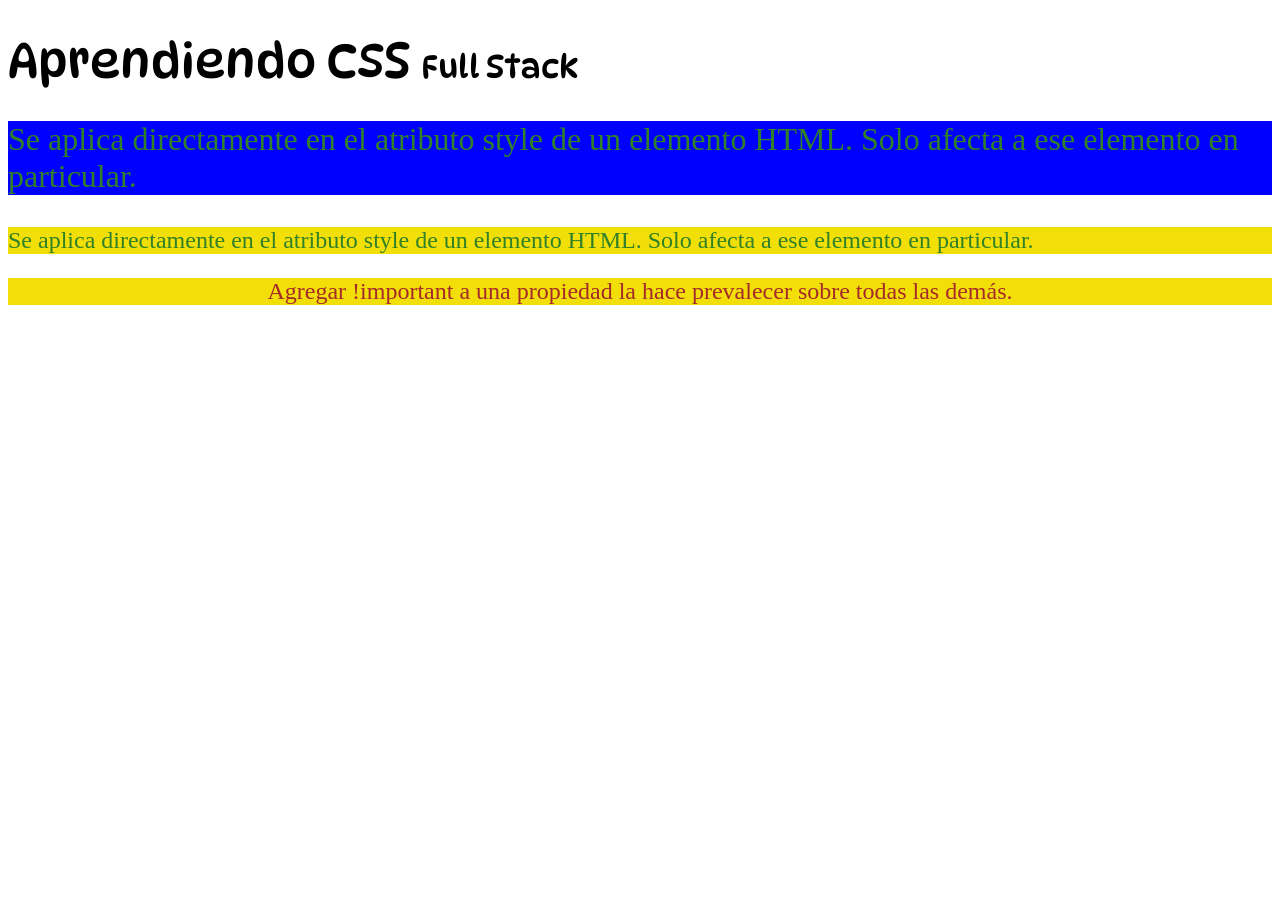
<file: index.html>
<!doctype html>
<html lang="en">
  <head>
  <link rel="preconnect" href="https://fonts.googleapis.com">
<link rel="preconnect" href="https://fonts.gstatic.com" crossorigin>
<link href="https://fonts.googleapis.com/css2?family=DynaPuff:wght@400..700&family=Lora:ital,wght@0,400..700;1,400..700&family=Open+Sans:ital,wght@0,300..800;1,300..800&family=Playwrite+IE:wght@100..400&display=swap" rel="stylesheet">
    
    <link rel="stylesheet" href="css/style.css" />
    <meta charset="UTF-8" />
    <meta name="viewport" content="width=device-width, initial-scale=1.0" />
    <title>Document</title>
    
  </head>
  <body>
    <h1 class="dynapuff-miTitulo">Aprendiendo CSS <span>Full Stack</span></h1>

    <p style="font-size: 2rem; background-color: blue;">
      Se aplica directamente en el atributo style de un elemento HTML. Solo
      afecta a ese elemento en particular.
    </p>

    <p class="resaltar">
      Se aplica directamente en el atributo style de un elemento HTML. Solo
      afecta a ese elemento en particular.
    </p>
        
      <p class="resaltar" id="parrafo_especial" >
        Agregar !important a una propiedad la hace prevalecer sobre todas las
        demás.
      </p>
  




</body>
</html>
</file>
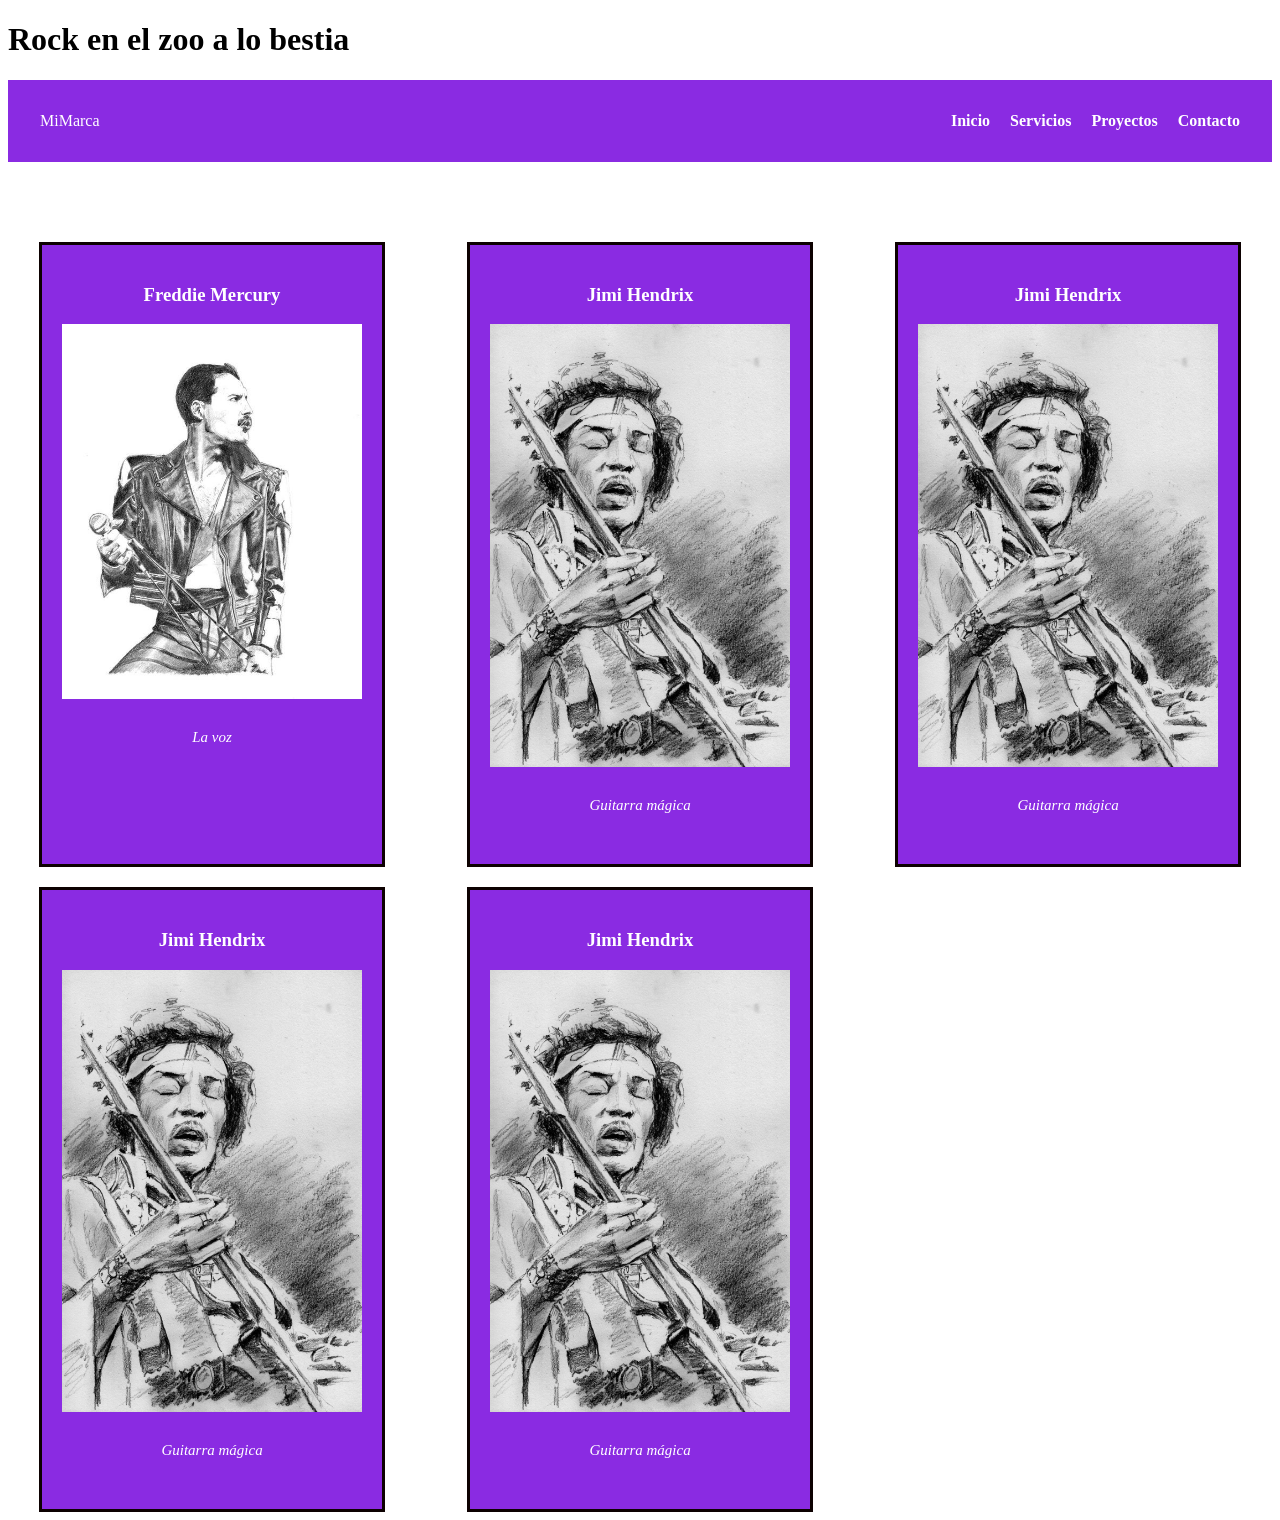
<file: boxmodel.html>
<!doctype html>
<html lang="en">
  <head>
    <link rel="stylesheet" href="css/boxmodel.css" />
    <meta charset="UTF-8" />
    <meta name="viewport" content="width=device-width, initial-scale=1.0" />
    <title>Document</title>
  </head>
  <body>
    <header>

        <h1>Rock en el zoo <span>a lo bestia</span></h1>
        
      <nav class="navbar">
        <div class="logo">MiMarca</div>
        <ul class="nav-links">
          <li><a href="#">Inicio</a></li>
          <li><a href="#">Servicios</a></li>
          <li><a href="#">Proyectos</a></li>
          <li><a href="#">Contacto</a></li>
        </ul>
      </nav>
    </header>

    <main>
    <section class="contenedor-card">
      <div class="card">
        <h3>Freddie Mercury</h3>
        <img src="img/Freddie.jpg" alt="Freddie Mercury" />
        <p>La voz</p>
      </div>

      <div class="card">
        <h3>Jimi Hendrix</h3>
        <img src="img/Jimi1.jpg" alt="Jimi Hendrix" />
        <p>Guitarra mágica</p>
      </div>

      <div class="card">
        <h3>Jimi Hendrix</h3>
        <img src="img/Jimi1.jpg" alt="Jimi Hendrix" />
        <p>Guitarra mágica</p>
      </div>

      <div class="card">
        <h3>Jimi Hendrix</h3>
        <img src="img/Jimi1.jpg" alt="Jimi Hendrix" />
        <p>Guitarra mágica</p>
      </div>

      <div class="card">
        <h3>Jimi Hendrix</h3>
        <img src="img/Jimi1.jpg" alt="Jimi Hendrix" />
        <p>Guitarra mágica</p>
      </div>
    </section>
    </main>
  </body>
</html>
</file>
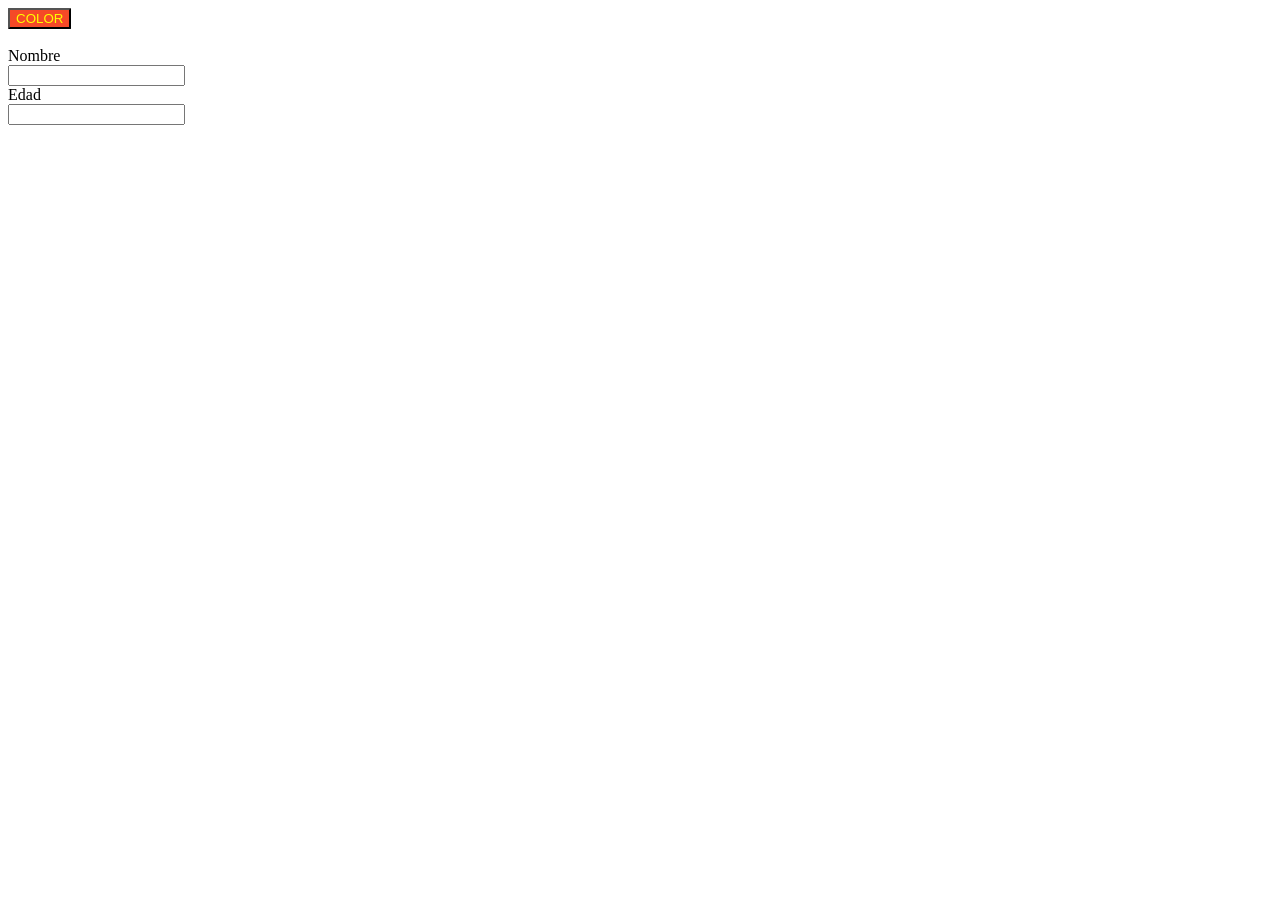
<file: index2.html>
<!doctype html>
<html lang="en">
  <head>
    <link rel="preconnect" href="https://fonts.googleapis.com">
<link rel="preconnect" href="https://fonts.gstatic.com" crossorigin>
<link href="https://fonts.googleapis.com/css2?family=DynaPuff:wght@400..700&family=Lora:ital,wght@0,400..700;1,400..700&display=swap" rel="stylesheet">
    <link rel="stylesheet" href="css/style2.css" />
    <meta charset="UTF-8" />
    <meta name="viewport" content="width=device-width, initial-scale=1.0" />
    <title>Document</title>
  </head>
  <body>
    <button class="boton-principal" id="boton-principal">
      <a
        href="https://htmlcolorcodes.com/es/
"
        >COLOR</a
      >
    </button>

    <form action="post">
      <br />
      <label for="nombre"> Nombre</label>
      <br />
      <input type="text" id="nombre" />
      <br />
      <label for="edad">Edad</label>
      <br />
      <input type="number" />
      <br />
    </form>
  </body>
</html>
</file>
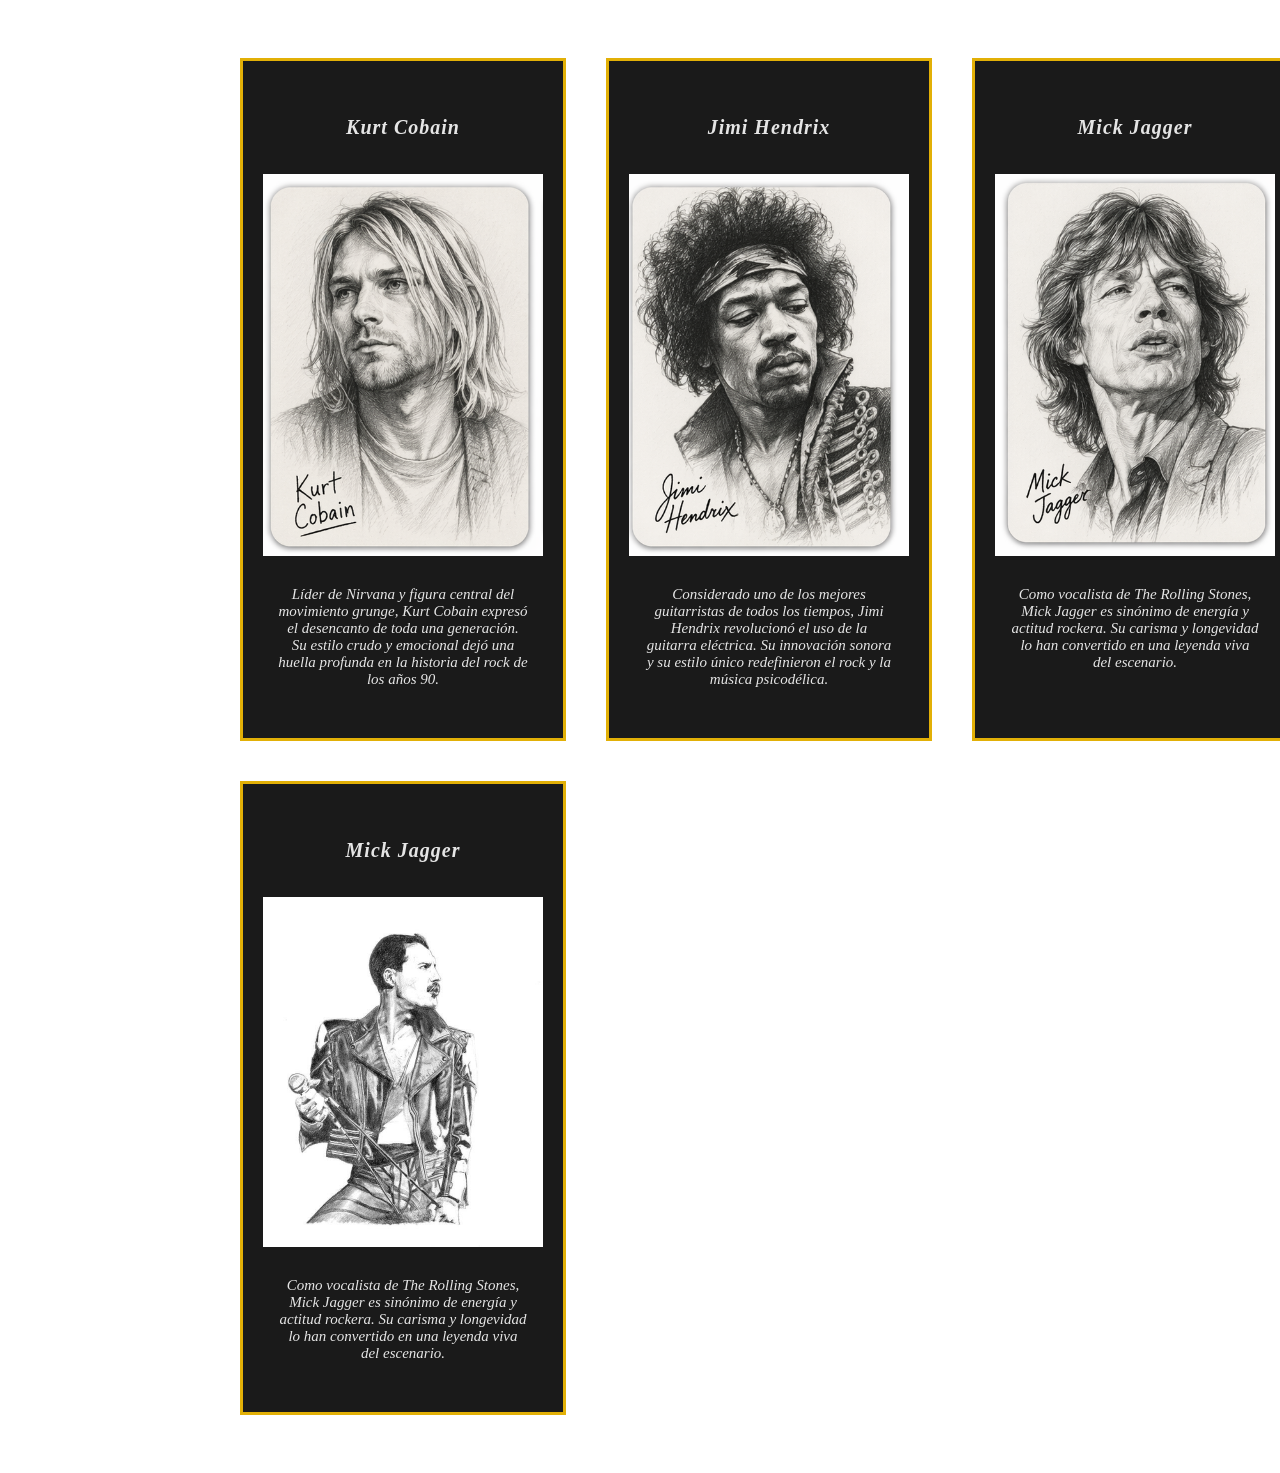
<file: CSS ejemplos/grid.html>
<!DOCTYPE html>
<html lang="en">
<head>
    <link rel="stylesheet" href="css/grid.css">
    <meta charset="UTF-8">
    <meta name="viewport" content="width=device-width, initial-scale=1.0">
    <title>Document</title>
</head>
<body>
    <div class="contenedor">
     <article class="card">
        <h3>Kurt Cobain</h3>
        <img src="img/Cobain.png" alt="Paisaje de montaña" />
        <p>
          Líder de Nirvana y figura central del movimiento grunge, Kurt Cobain
          expresó el desencanto de toda una generación. Su estilo crudo y
          emocional dejó una huella profunda en la historia del rock de los años
          90.
        </p>
      </article>

      <article class="card">
        <h3>Jimi Hendrix</h3>
        <img src="img/Hendrix.png" alt="Ciudad moderna" />
        <p>
          Considerado uno de los mejores guitarristas de todos los tiempos, Jimi
          Hendrix revolucionó el uso de la guitarra eléctrica. Su innovación
          sonora y su estilo único redefinieron el rock y la música psicodélica.
        </p>
      </article>

      <article class="card">
        <h3>Mick Jagger</h3>
        <img src="img/Jagger.png" alt="Playa paradisíaca" />
        <p>
        Como vocalista de The Rolling Stones, Mick Jagger es sinónimo de energía y actitud rockera. Su carisma y longevidad lo han convertido en una leyenda viva del escenario.
        </p>
      </article>

      <article class="card">
        <h3>Mick Jagger</h3>
        <img src="img/Freddie.jpg" alt="Playa paradisíaca" />
        <p>
        Como vocalista de The Rolling Stones, Mick Jagger es sinónimo de energía y actitud rockera. Su carisma y longevidad lo han convertido en una leyenda viva del escenario.
        </p>
      </article>
      </div>
</body>
</html>
</file>
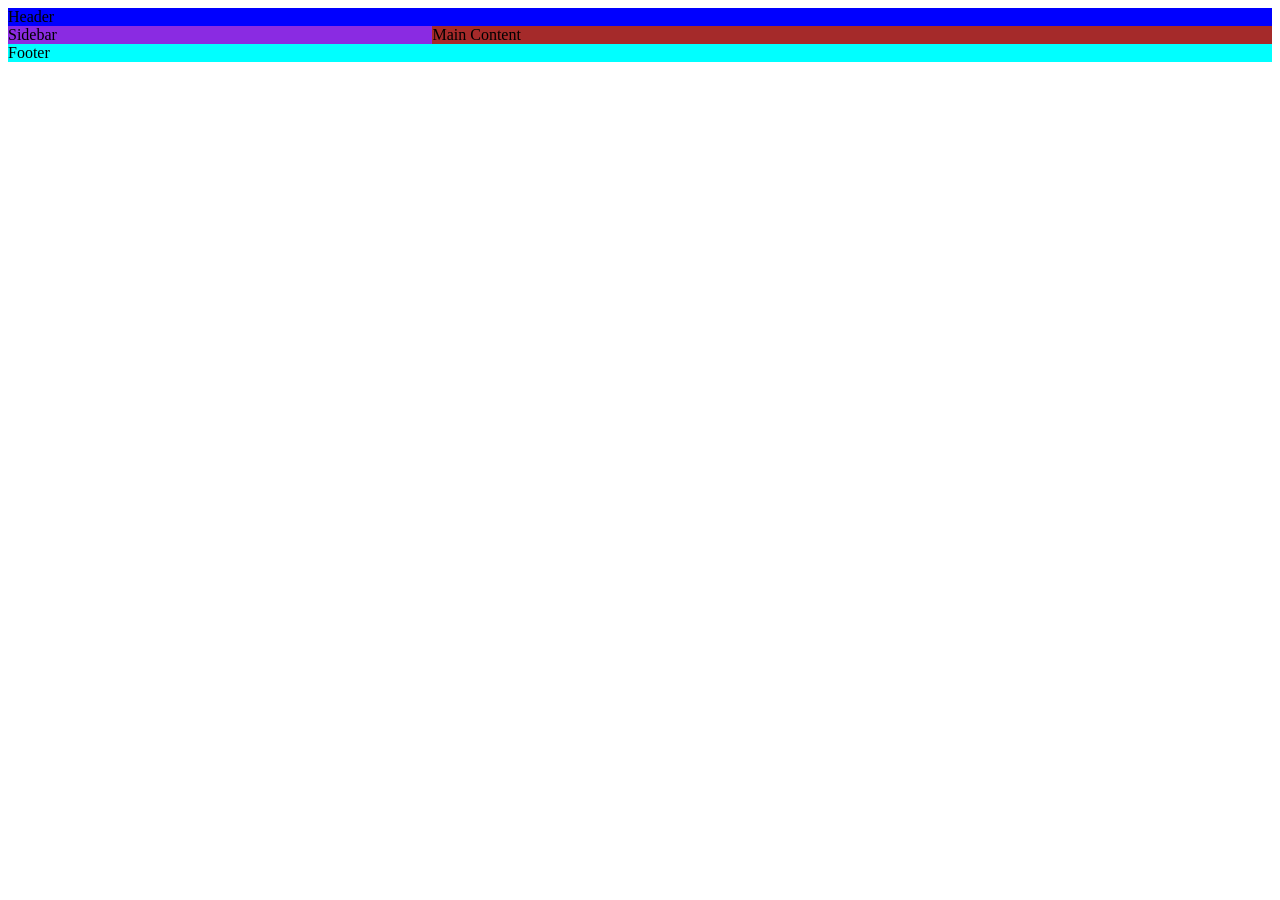
<file: CSS ejemplos/gridArea.html>
<!DOCTYPE html>
<html lang="en">
<head>
    <link rel="stylesheet" href="css/gridArea.css">
    <meta charset="UTF-8">
    <meta name="viewport" content="width=device-width, initial-scale=1.0">
    <title>Document</title>
</head>
<body>
    <div class="contenedor">
  <header class="cabecera">Header</header>
  <aside class="sidebar">Sidebar</aside>
  <main class="principal">Main Content</main>
  <footer class="pie">Footer</footer>
</div>
</body>
</html>
</file>
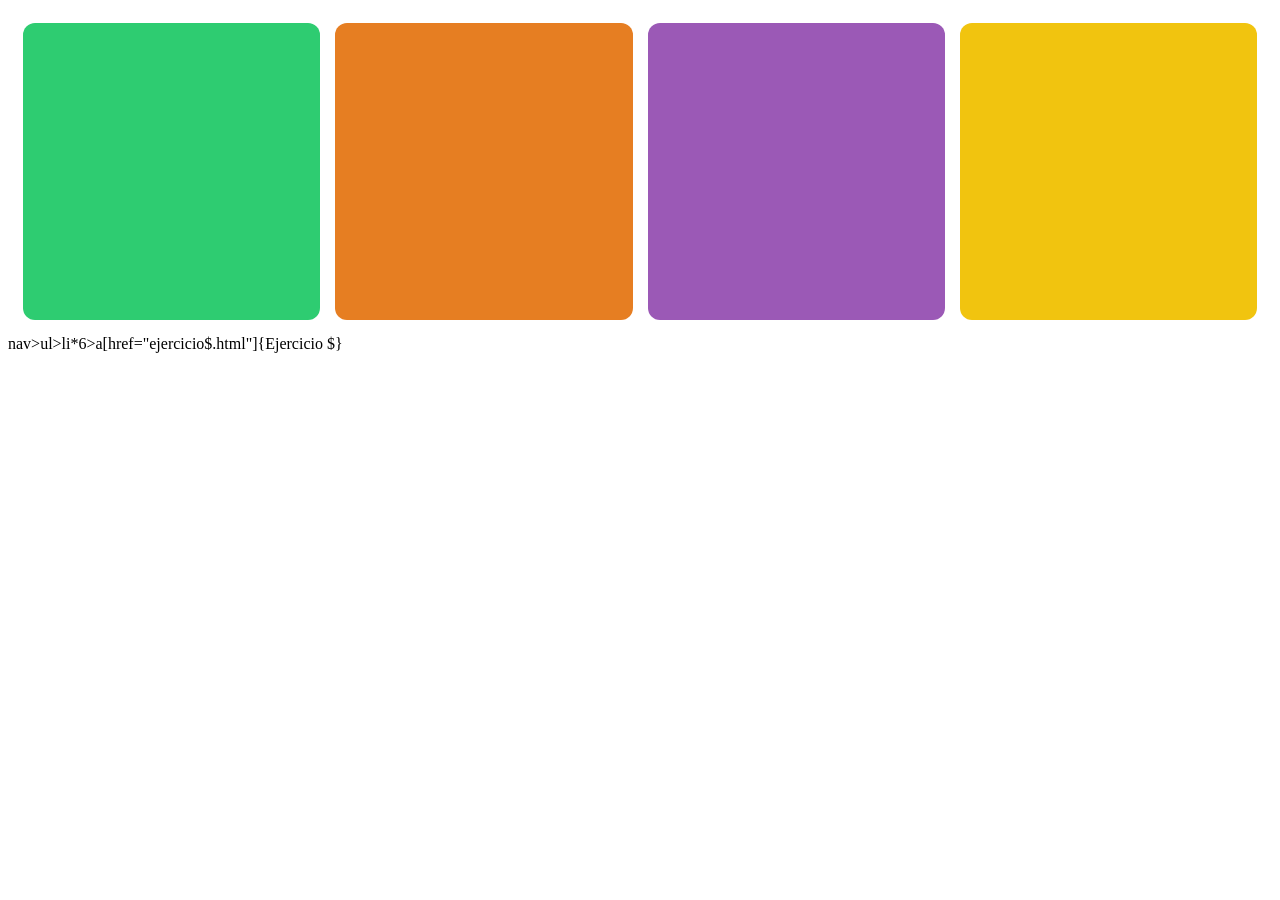
<file: CSS ejemplos/gridAuto.html>
<!DOCTYPE html>
<html lang="en">
<head>
    <link rel="stylesheet" href="css/gridAuto.css">
    <meta charset="UTF-8">
    <meta name="viewport" content="width=device-width, initial-scale=1.0">
    <title>Document</title>
</head>
<body>
<div class="contenedor-grid">
 <!-- <div class="cuadrado rojo"></div>
 <div class="cuadrado azul"></div> -->
 <div class="cuadrado verde"></div>
 <div class="cuadrado naranja"></div>
 <div class="cuadrado purpura"></div>
 <div class="cuadrado amarillo"></div>
</div>

nav>ul>li*6>a[href="ejercicio$.html"]{Ejercicio $}


</body>
</html>
</file>
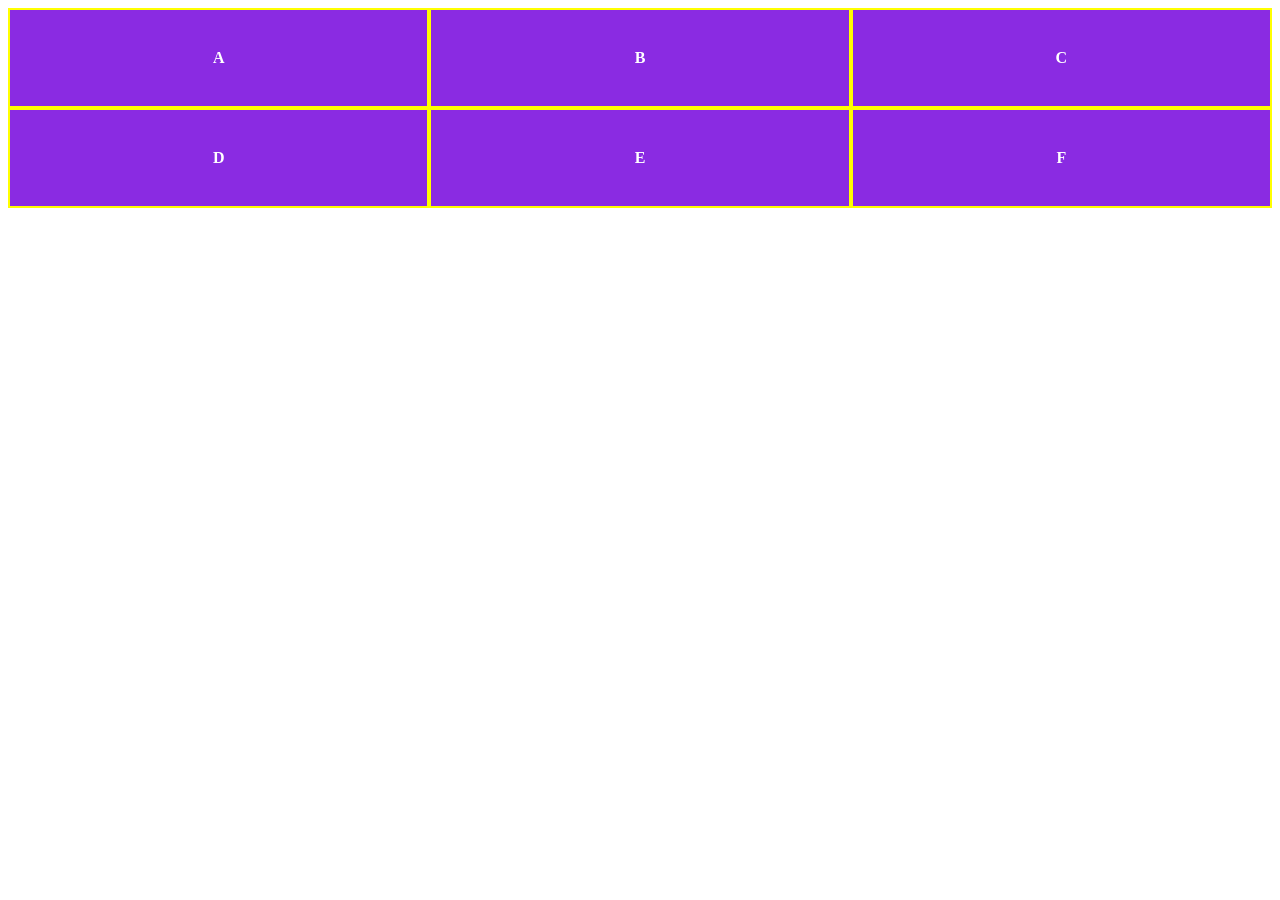
<file: CSS ejemplos/Ejercicios Grid/Ejercicio_2.html>
<!doctype html>
<html lang="en">
  <head>
    <link rel="stylesheet" href="css/Ejercicio_2.css">
    <meta charset="UTF-8" />
    <meta name="viewport" content="width=device-width, initial-scale=1.0" />
    <title>Document</title>
  </head>
  <body>
    <div class="contenedor">
      <div class="caja">A</div>
      <div class="caja">B</div>
      <div class="caja">C</div>
      <div class="caja">D</div>
      <div class="caja">E</div>
      <div class="caja">F</div>
    </div>
  </body>
</html>
</file>
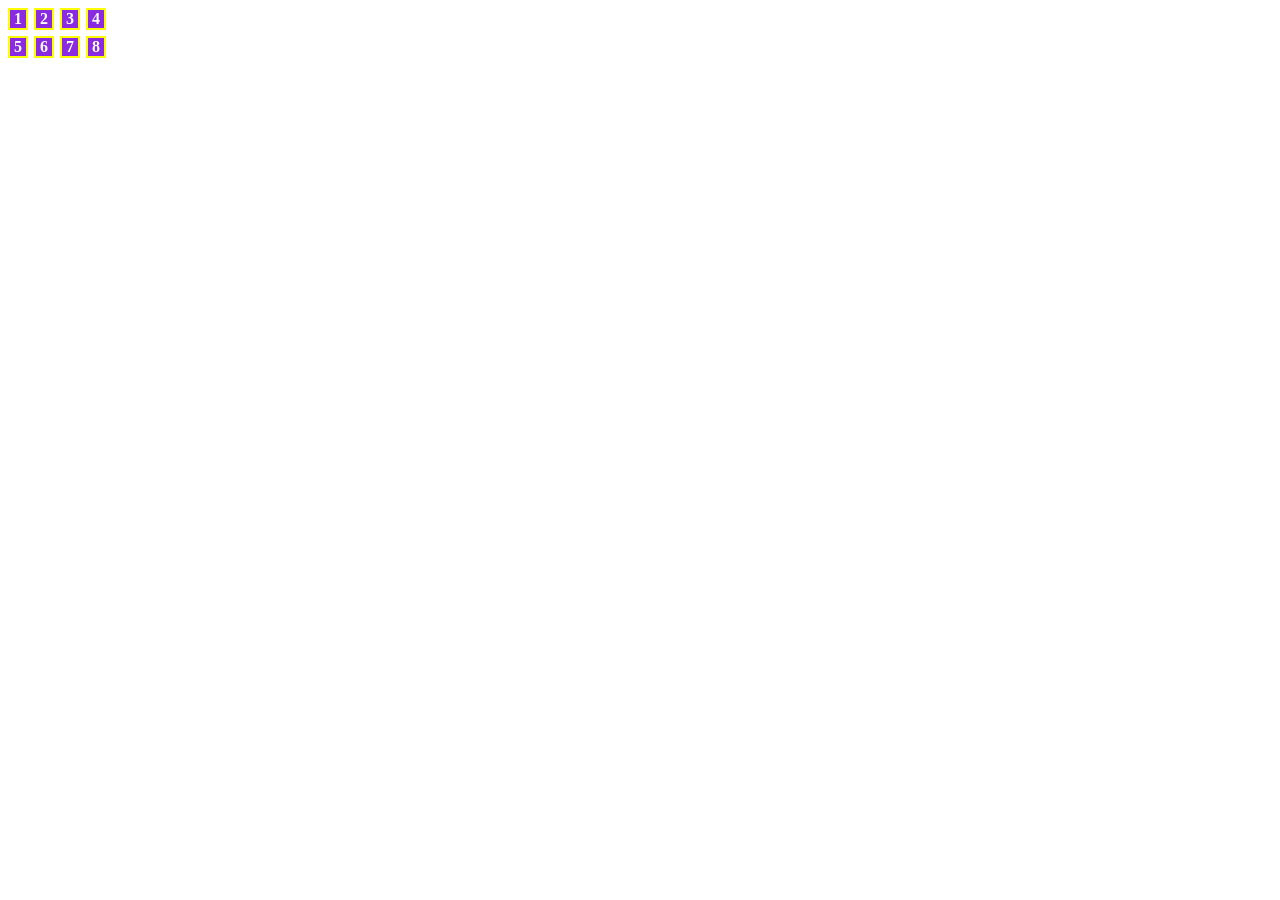
<file: CSS ejemplos/Ejercicios Grid/Ejercicio_3.html>
<!DOCTYPE html>
<html lang="en">
<head>
    <link rel="stylesheet" href="css/Ejercicio_3.css">
    <meta charset="UTF-8">
    <meta name="viewport" content="width=device-width, initial-scale=1.0">
    <title>Document</title>
</head>
<body>
    <div class="contenedor">
  <div class="caja">1</div>
  <div class="caja">2</div>
  <div class="caja">3</div>
  <div class="caja">4</div>
  <div class="caja">5</div>
  <div class="caja">6</div>
  <div class="caja">7</div>
  <div class="caja">8</div>
</div>

    
</body>
</html>
</file>
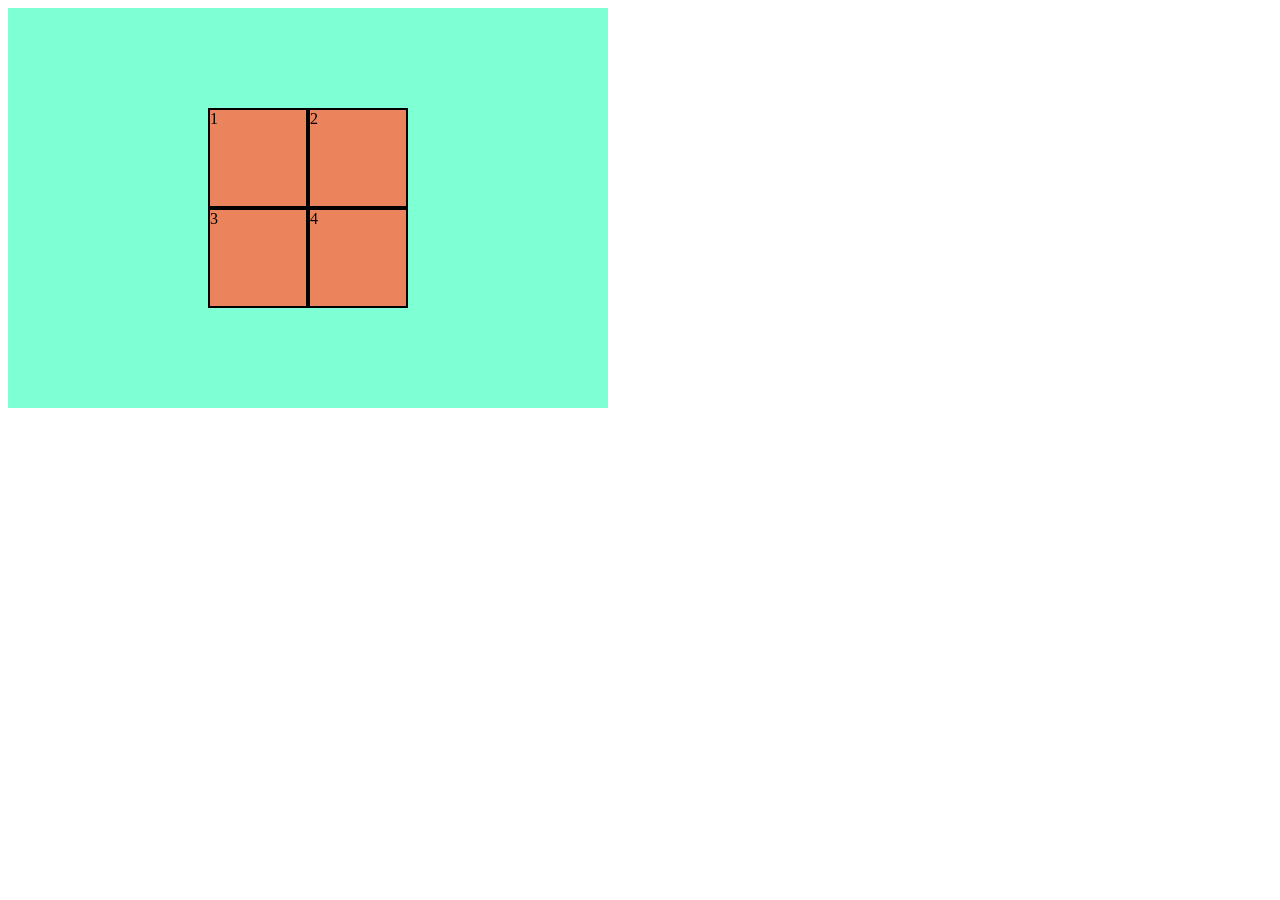
<file: CSS ejemplos/Ejercicios Grid/Ejercicio_7.html>
<!DOCTYPE html>
<html lang="en">
<head>
    <link rel="stylesheet" href="css/Ejercicio_7.css">
    <meta charset="UTF-8">
    <meta name="viewport" content="width=device-width, initial-scale=1.0">
    <title>Document</title>
</head>
<body>
    
<div class="contenedor">
  <div class="caja">1</div>
  <div class="caja">2</div>
  <div class="caja">3</div>
  <div class="caja">4</div>
</div>

    
</body>
</html>
</file>
<file: css/style.css>
/* Esto es comentario*/

.dynapuff-miTitulo {
  font-family: "DynaPuff", system-ui;
  font-optical-sizing: auto;
  font-weight: normal;
  font-style: normal;
  font-variation-settings:
    "wdth" 100;
}

h1{
    font-family: Arial, Helvetica, sans-serif;
    font-size: 3rem;

}


p{
    color: rgb(48, 129, 39);
    font-size: 1.5rem;
}


span {
    font-size: 2rem;
}

#parrafo_especial {
    color: brown;
    text-align: center;
}

.resaltar{

    background-color: hsl(55, 94%, 49%);
    text-align: left;
    border: 1px;
}
</file>
<file: css/boxmodel.css>
/* header*/

.navbar {
    display: flex;
    justify-content: space-between; /* Empuja el logo a la izquierda y enlaces a la derecha */
    align-items: center;    /* Centra todo verticalmente */
    padding: 1rem 2rem;
    margin-bottom: 5rem;
    background-color: blueviolet;
    color: rgb(255, 255, 255);
}

.nav-links {
    display: flex;          /* Hace que los <li> se pongan en fila */
    list-style: none;       /* Quita los puntos de la lista */
    gap: 20px;              /* Crea espacio entre los enlaces sin usar margin */
}

.nav-links a {
    color: white;
    text-decoration: none;  /* Quita el subrayado */
    font-weight: bold;
    transition: color 0.3s;
}

.nav-links a:hover {
    color: blueviolet;      /* Cambia el color al pasar el mouse */
}
.contenedor-card {
    display: grid;
    /* Corrección aquí: */
    grid-template-columns: repeat(3, 1fr); 
    gap: 20px; /* Importante para que las tarjetas no se peguen entre sí */
    justify-items: center; /* Esto centra cada tarjeta horizontalmente dentro de su columna */
}

.card{
    
    width: 300px;
    height: auto;
    padding: 20px; /* La imagen se alejará 20px del borde */
    border: 3px solid #0d0101;
    background-color: blueviolet;

}

 .card img {
    width: 100%;  /* Se acopla al ancho interno de la caja */
    height: auto; /* Mantiene la proporción original */
    display: block; 
}

.card p {
    padding: 15px;
    color: white;
    text-align: center;
    font-style: italic;
    font-size: 15px;
}
.card h3 {

    color: white;
    text-align: center;
}
</file>
<file: css/style2.css>
/* Seudo Clases, selector de e, paletas de colores*/

:root{
    --azul: #1099de;
    --rojo: #F54927;


}

a {
    color: inherit; /* Toma el color del texto que lo rodea */
    text-decoration: none; /* Quita la línea de abajo */
}

[type="number"]{

color: rgb(189, 10, 133);}

input{
    color: #1099de;
}

#boton-principal{

color: yellow;
border-radius: 1px;

}

/* Regla A */
.boton-principal {
    background-color: blue;
    color: white;
}

/* Regla B (Aparece después en el archivo) */
.boton-principal {
    background-color:var(--rojo);
}
</file>
<file: CSS ejemplos/css/grid.css>
:root {
  /* Colores base */
  --bg-color: #1a1a1a;
  --card-bg: #2a2a2a;
  --text-color: #e5e5e5;

  /* Colores de acento */
  --primary-rock: #8b0000; /* Rojo oscuro */
  --secondary-rock: #e2b007; /* Amarillo mostaza */
  --accent-gray: #4a4a4a;
}

.contenedor {
  display: grid;
 
  grid-template-columns: repeat(2, 1fr);
  width: 800px;
  justify-items: center;
  gap: 25px;
}

.card {
  width: 200px;
  height: auto;
  padding: 20px; /* La imagen se alejará 20px del borde */
  border: 3px solid var(--secondary-rock);
  background-color: var(--bg-color);
}

.card img {
  width: 100%; /* Se acopla al ancho interno de la caja */
  height: auto; /* Mantiene la proporción original */
  display: block;
}

.card h3,
p {
  padding: 15px;
  color: var(--text-color);
  text-align: center;
  font-style: italic;
  font-size: 15px;
}

/* Media Query para celulares estándar (típicamente menos de 768px) */
@media (max-width: 600px) {
  .contenedor {
    /* Pasamos a una sola columna para que las cards tengan espacio */
    grid-template-columns: 1fr;
    gap: 20px;
    padding: 10px;
  }

  .card {
    /* En celular es mejor que el ancho sea fluido o un poco más grande */
    width: 90%; 
    max-width: 280px; /* Evita que crezca demasiado en pantallas medianas */
    margin: 0 auto;
  }

  .card h3, p {
    font-size: 14px; /* Un ajuste ligero para legibilidad */
  }
}

/* Media Query para Tablets (iPad, Galaxy Tab, etc.) */
@media (min-width: 601px) and (max-width: 1024px) {
  .contenedor {
    /* Mantenemos las 2 columnas pero con un ancho máximo para que no se dispersen */
    grid-template-columns: repeat(2, 1fr);
    gap: 30px; /* Un poco más de aire entre elementos */
    padding: 20px;
    max-width: 800px;
    margin: 0 auto;
  }

  .card {
    /* Ajustamos el ancho para que aproveche mejor la pantalla de la tablet */
    width: 250px; 
    padding: 25px;
    border-width: 4px; /* Un borde un poco más grueso para resaltar la estética rock */
  }

  .card h3, 
  .card p {
    font-size: 17px; /* Aumentamos un poco el tamaño para mejorar la lectura */
  }
}

/* Media Query para PC / Desktop */
@media (min-width: 1025px) {
  .contenedor {
    /* En PC podemos lucir 3 o 4 columnas dependiendo de cuántas cards tengas */
    grid-template-columns: repeat(3, 1fr); 
    gap: 40px;
    padding: 50px;
    max-width: 1200px; /* Centra el contenido para que no se pegue a los bordes */
    margin: 0 auto;
  }

  .card {
    width: 280px; /* Cards más imponentes */
    transition: transform 0.3s ease, box-shadow 0.3s ease; /* Animaciones suaves */
    cursor: pointer;
  }

  /* Efecto Hover: Estética Rockera */
  .card:hover {
    transform: scale(1.05) rotate(-1deg); /* Un pequeño giro "rebelde" */
    background-color: var(--card-bg);
    border-color: var(--primary-rock); /* Cambia de amarillo a rojo al pasar el mouse */
    box-shadow: 12px 12px 0px var(--accent-gray);
  }

  .card h3 {
    font-size: 20px;
    letter-spacing: 1px;
  }
}
</file>
<file: CSS ejemplos/css/gridArea.css>
.contenedor {
  display: grid;
  grid-template-areas:
    "header  header  header"
    "sidebar main    main  "
    "footer  footer  footer";
}

/* Cada hijo se asigna a un área con grid-area: */
.cabecera {
  grid-area: header;
  background-color: blue;
}
.sidebar {
  grid-area: sidebar;
  background-color: blueviolet;
}
.principal {
  grid-area: main;
  background-color: brown;
}
.pie {
  grid-area: footer;
  background-color: aqua;
}
</file>
<file: CSS ejemplos/css/gridAuto.css>
/* Configuramos el contenedor */
.contenedor-grid {
  display: grid;
  /* Creamos pistas que se adaptan solas: */
  /* minmax(200px, 1fr) significa: "No midas menos de 200px, pero crece todo lo que puedas" */
  grid-template-columns: repeat(auto-fit, minmax(200px, 1fr));
  gap: 15px;
  padding: 15px;
}

/* Estilo común para todos los cuadrados */
.cuadrado {
  /* Aquí aplicamos la proporción */
  aspect-ratio: 1 / 1; 
  border-radius: 12px;

}

/* Clases de colores específicos */
.rojo    { background-color: #e74c3c; }
.azul    { background-color: #3498db; }
.verde   { background-color: #2ecc71; }
.naranja { background-color: #e67e22; }
.purpura { background-color: #9b59b6; }
.amarillo { background-color: #f1c40f; }
</file>
<file: CSS ejemplos/Ejercicios Grid/css/Ejercicio_2.css>
.contenedor{
    display: grid;
    grid-template-columns: repeat(3,1fr);
    grid-template-rows: repeat(2, 100px);
}

.caja{
    background-color: blueviolet;
    color: white;
    display: flex;
    justify-content: center;
    align-items: center;
    font-weight: bold;
    border: 2px solid yellow;

}
</file>
<file: CSS ejemplos/Ejercicios Grid/css/Ejercicio_3.css>
.contenedor{
    display: grid;
    grid-template-columns: repeat(4,20px);
    row-gap: 6px;
    column-gap: 6px;

}

.caja{
    background-color: blueviolet;
    color: white;
    display: flex;
    justify-content: center;
    align-items: center;
    font-weight: bold;
    border: 2px solid yellow;

}
</file>
<file: CSS ejemplos/Ejercicios Grid/css/Ejercicio_7.css>
.contenedor{
    width: 600px;
    height: 400px;
    background-color: aquamarine;
    display: grid;
    grid-template-rows: repeat(2, 100px);
    grid-template-columns: repeat(2, 100px);
    place-content: center;
}

.caja{
    background-color: rgb(235, 131, 93);
    border: 2px solid black;
}
</file>
